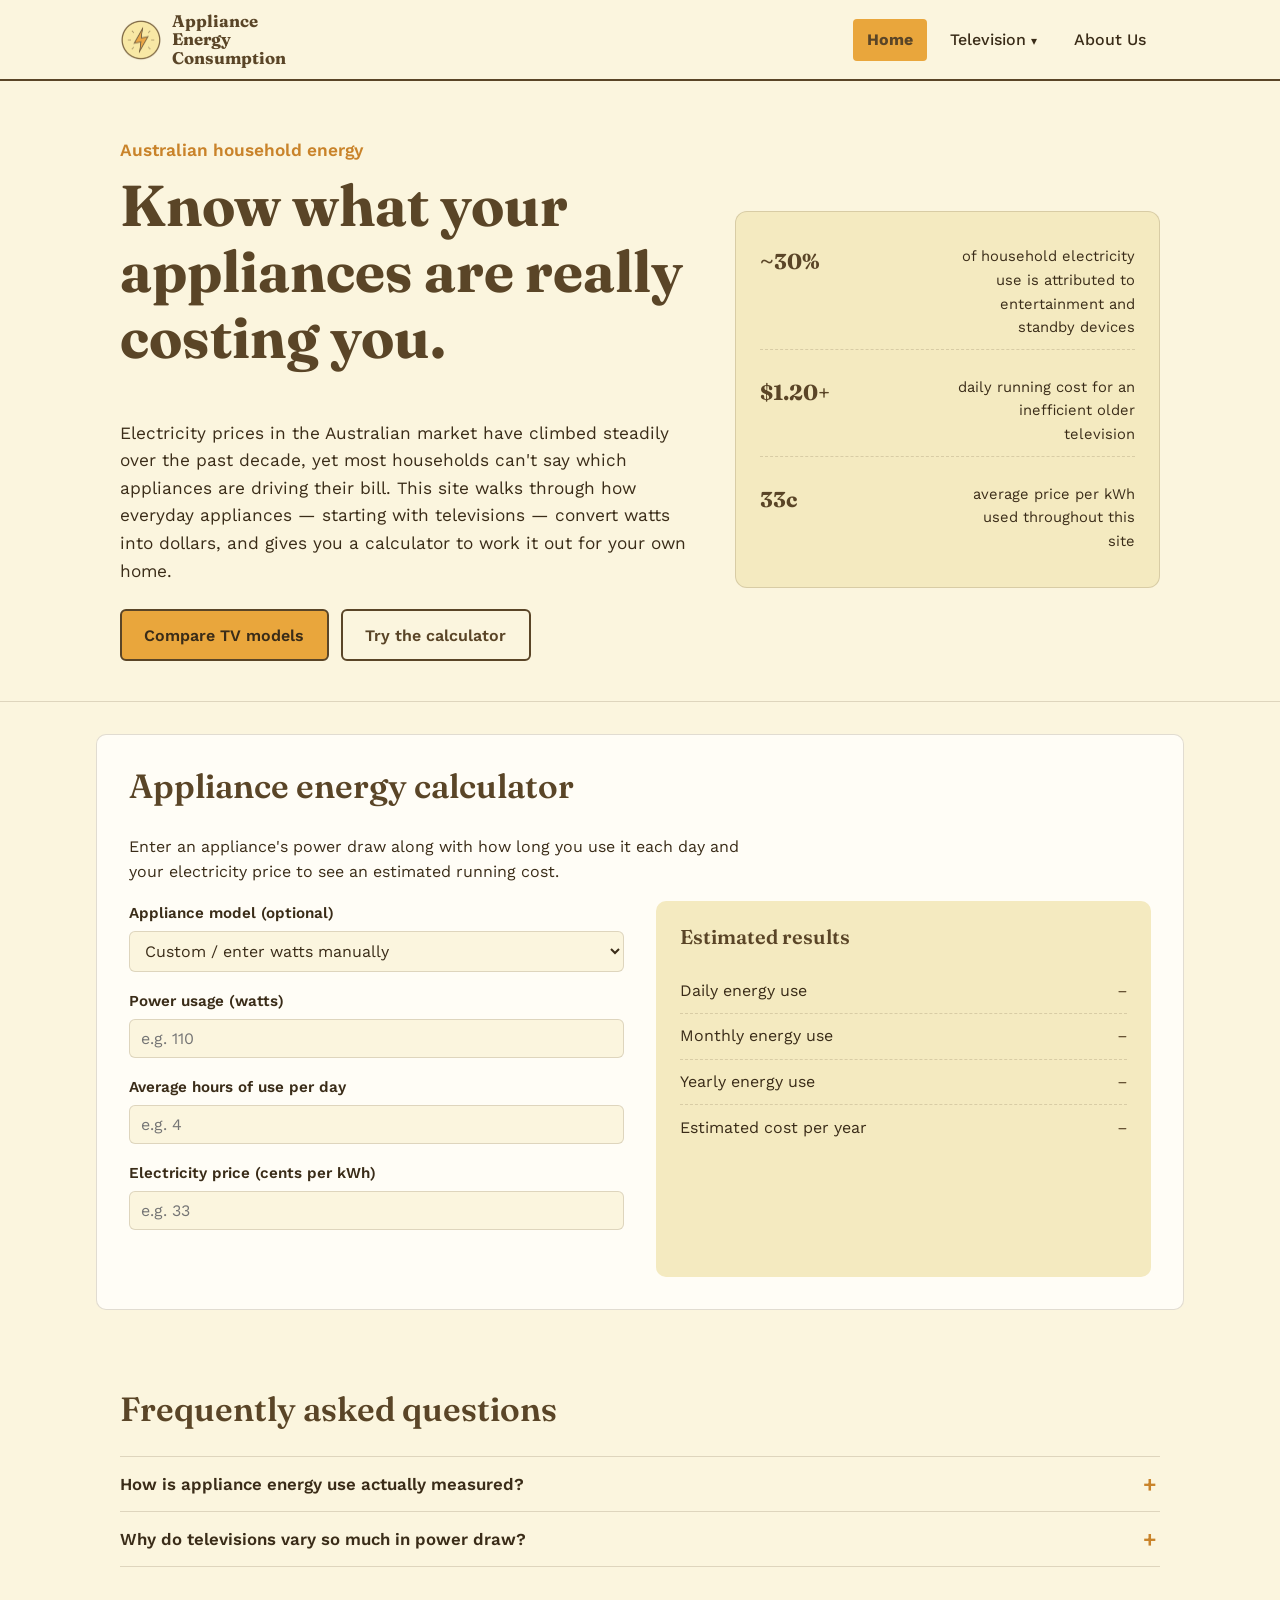
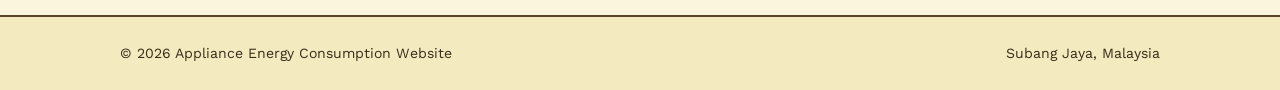
<file: Exercise 0.2/exercise_0_2/index.html>
<!DOCTYPE html>
<html lang="en-AU">
<head>
  <meta charset="UTF-8">
  <meta name="viewport" content="width=device-width, initial-scale=1.0">
  <title>Home — Appliance Energy Consumption Website</title>
  <meta name="description" content="Understand how much energy Australian household appliances use, and estimate running costs with an interactive calculator.">
  <link rel="stylesheet" href="assets/css/style.css">
</head>
<body>

  <header class="site-header">
    <div class="nav-wrap">
      <a class="brand" href="index.html">
        <img src="assets/img/PowerIcon.png" alt="Appliance Energy Consumption Website — home">
        <span class="brand-text">Appliance Energy Consumption</span>
      </a>
      <nav class="main-nav" aria-label="Primary">
        <ul>
          <li><a href="index.html" aria-current="page">Home</a></li>
          <li class="nav-item dropdown">
            <a href="televisions.html" class="dropdown-trigger">Television <span class="dropdown-arrow">&#9662;</span></a>
            <ul class="dropdown-menu">
              <li><a href="../dataexercise_4_1/index.html">SVG</a></li>
              <li><a href="../dataexercise_4_7/index.html">Scaling Chart</a></li>
              <li><a href="../dataexercise_5/index.html">D3 Charts Dashboard</a></li>
              <li><a href="../dataexercise_6/index.html">TV Energy Consumption</a></li>
            </ul>
          </li>
          <li><a href="about.html">About Us</a></li>
        </ul>
      </nav>
    </div>
  </header>

  <main>
    <section class="hero">
      <div class="wrap hero-grid">
        <div class="hero-copy">
          <p class="hero-eyebrow">Australian household energy</p>
          <h1>Know what your appliances are really costing you.</h1>
          <p>
            Electricity prices in the Australian market have climbed steadily over the
            past decade, yet most households can't say which appliances are driving
            their bill. This site walks through how everyday appliances — starting
            with televisions — convert watts into dollars, and gives you a calculator
            to work it out for your own home.
          </p>
          <div class="hero-actions">
            <a class="btn btn-primary" href="televisions.html">Compare TV models</a>
            <a class="btn btn-ghost" href="#calculator">Try the calculator</a>
          </div>
        </div>

        <div class="hero-figure">
          <div class="stat-row">
            <span class="stat-value">~30%</span>
            <span class="stat-label">of household electricity use is attributed to entertainment and standby devices</span>
          </div>
          <div class="stat-row">
            <span class="stat-value">$1.20+</span>
            <span class="stat-label">daily running cost for an inefficient older television</span>
          </div>
          <div class="stat-row">
            <span class="stat-value">33c</span>
            <span class="stat-label">average price per kWh used throughout this site</span>
          </div>
        </div>
      </div>
    </section>

    <section id="calculator" class="section section--tight">
      <div class="wrap section--panel">
        <h2>Appliance energy calculator</h2>
        <p>
          Enter an appliance's power draw along with how long you use it each day and your electricity price to see an estimated running cost.
        </p>

        <form id="calc-form" class="calc-grid" novalidate>
          <div>
            <div class="calc-field">
              <label for="calc-appliance">Appliance model (optional)</label>
              <select id="calc-appliance">
                <option value="custom">Custom / enter watts manually</option>
                <option value="led_tv_43">43" LED TV — 60W</option>
                <option value="led_tv_65">65" LED TV — 110W</option>
                <option value="oled_tv_55">55" OLED TV — 150W</option>
                <option value="fridge">Fridge/freezer — 150W</option>
                <option value="split_ac">Split-system air conditioner — 1200W</option>
                <option value="ceiling_fan">Ceiling fan — 70W</option>
                <option value="washing_machine">Washing machine — 500W</option>
                <option value="desktop_pc">Desktop PC — 200W</option>
              </select>
            </div>

            <div class="calc-field">
              <label for="calc-watts">Power usage (watts)</label>
              <input type="number" id="calc-watts" min="1" step="1" placeholder="e.g. 110">
            </div>

            <div class="calc-field">
              <label for="calc-hours">Average hours of use per day</label>
              <input type="number" id="calc-hours" min="0" max="24" step="0.5" placeholder="e.g. 4">
            </div>

            <div class="calc-field">
              <label for="calc-price">Electricity price (cents per kWh)</label>
              <input type="number" id="calc-price" min="1" step="0.1" placeholder="e.g. 33">
            </div>

            <p class="calc-error" id="calc-error" role="alert"></p>
          </div>

          <div class="calc-results" aria-live="polite">
            <h3>Estimated results</h3>
            <ul class="results-list">
              <li><span class="r-label">Daily energy use</span><span class="r-value" id="result-daily">–</span></li>
              <li><span class="r-label">Monthly energy use</span><span class="r-value" id="result-monthly">–</span></li>
              <li><span class="r-label">Yearly energy use</span><span class="r-value" id="result-yearly">–</span></li>
              <li><span class="r-label">Estimated cost per year</span><span class="r-value" id="result-cost">–</span></li>
            </ul>
          </div>
        </form>
      </div>
    </section>

    <section class="section">
      <div class="wrap">
        <h2>Frequently asked questions</h2>
        <div class="faq-list">
          <div class="faq-item">
            <button class="faq-question" id="faq-q1" aria-expanded="false" aria-controls="faq-a1">
              How is appliance energy use actually measured?
            </button>
            <div class="faq-answer" id="faq-a1" role="region" aria-labelledby="faq-q1">
              <p>Energy use is measured in watts (power draw) and converted into kilowatt-hours (kWh) over time.</p>
            </div>
          </div>
          <div class="faq-item">
            <button class="faq-question" id="faq-q2" aria-expanded="false" aria-controls="faq-a2">
              Why do televisions vary so much in power draw?
            </button>
            <div class="faq-answer" id="faq-a2" role="region" aria-labelledby="faq-q2">
              <p>Screen size, panel technology (LED vs OLED), and brightness change how much power a TV consumes.</p>
            </div>
          </div>
        </div>
      </div>
    </section>
  </main>

  <footer class="site-footer">
    <div class="footer-wrap">
      <span>&copy; <span data-current-year>2026</span> Appliance Energy Consumption Website</span>
      <span>Subang Jaya, Malaysia</span>
    </div>
  </footer>

  <script src="assets/js/script.js"></script>
</body>
</html>
</file>
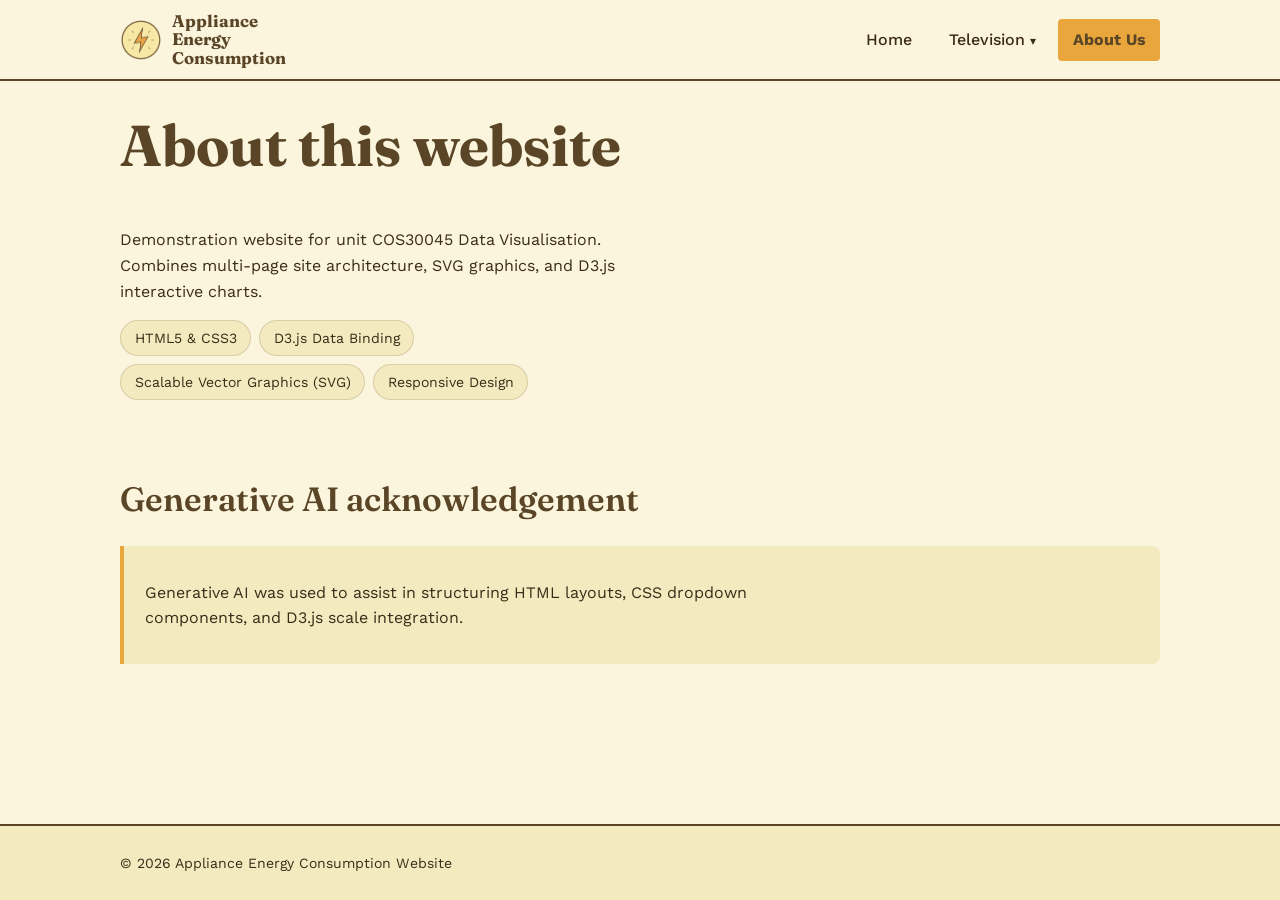
<file: Exercise 0.2/exercise_0_2/about.html>
<!DOCTYPE html>
<html lang="en-AU">
<head>
  <meta charset="UTF-8">
  <meta name="viewport" content="width=device-width, initial-scale=1.0">
  <title>About Us — Appliance Energy Consumption Website</title>
  <link rel="stylesheet" href="assets/css/style.css">
</head>
<body>

  <header class="site-header">
    <div class="nav-wrap">
      <a class="brand" href="index.html">
        <img src="assets/img/PowerIcon.png" alt="Appliance Energy Consumption Website — home">
        <span class="brand-text">Appliance Energy Consumption</span>
      </a>
      <nav class="main-nav" aria-label="Primary">
        <ul>
          <li><a href="index.html">Home</a></li>
          <li class="nav-item dropdown">
            <a href="televisions.html" class="dropdown-trigger">Television <span class="dropdown-arrow">&#9662;</span></a>
            <ul class="dropdown-menu">
              <li><a href="../dataexercise_4_1/index.html">SVG</a></li>
              <li><a href="../dataexercise_4_7/index.html">Scaling Chart</a></li>
              <li><a href="../dataexercise_5/index.html">D3 Charts Dashboard</a></li>
              <li><a href="../dataexercise_6/index.html">TV Energy Consumption</a></li>
            </ul>
          </li>
          <li><a href="about.html" aria-current="page">About Us</a></li>
        </ul>
      </nav>
    </div>
  </header>

  <main>
    <section class="section section--tight">
      <div class="wrap about-grid">
        <div>
          <h1>About this website</h1>
          <p>
            Demonstration website for unit COS30045 Data Visualisation.
            Combines multi-page site architecture, SVG graphics, and D3.js interactive charts.
          </p>
          <ul class="pill-list">
            <li>HTML5 &amp; CSS3</li>
            <li>D3.js Data Binding</li>
            <li>Scalable Vector Graphics (SVG)</li>
            <li>Responsive Design</li>
          </ul>
        </div>
      </div>
    </section>

    <section class="section">
      <div class="wrap">
        <h2>Generative AI acknowledgement</h2>
        <div class="genai-box">
          <p>Generative AI was used to assist in structuring HTML layouts, CSS dropdown components, and D3.js scale integration.</p>
        </div>
      </div>
    </section>
  </main>

  <footer class="site-footer">
    <div class="footer-wrap">
      <span>&copy; <span data-current-year>2026</span> Appliance Energy Consumption Website</span>
    </div>
  </footer>

  <script src="assets/js/script.js"></script>
</body>
</html>
</file>
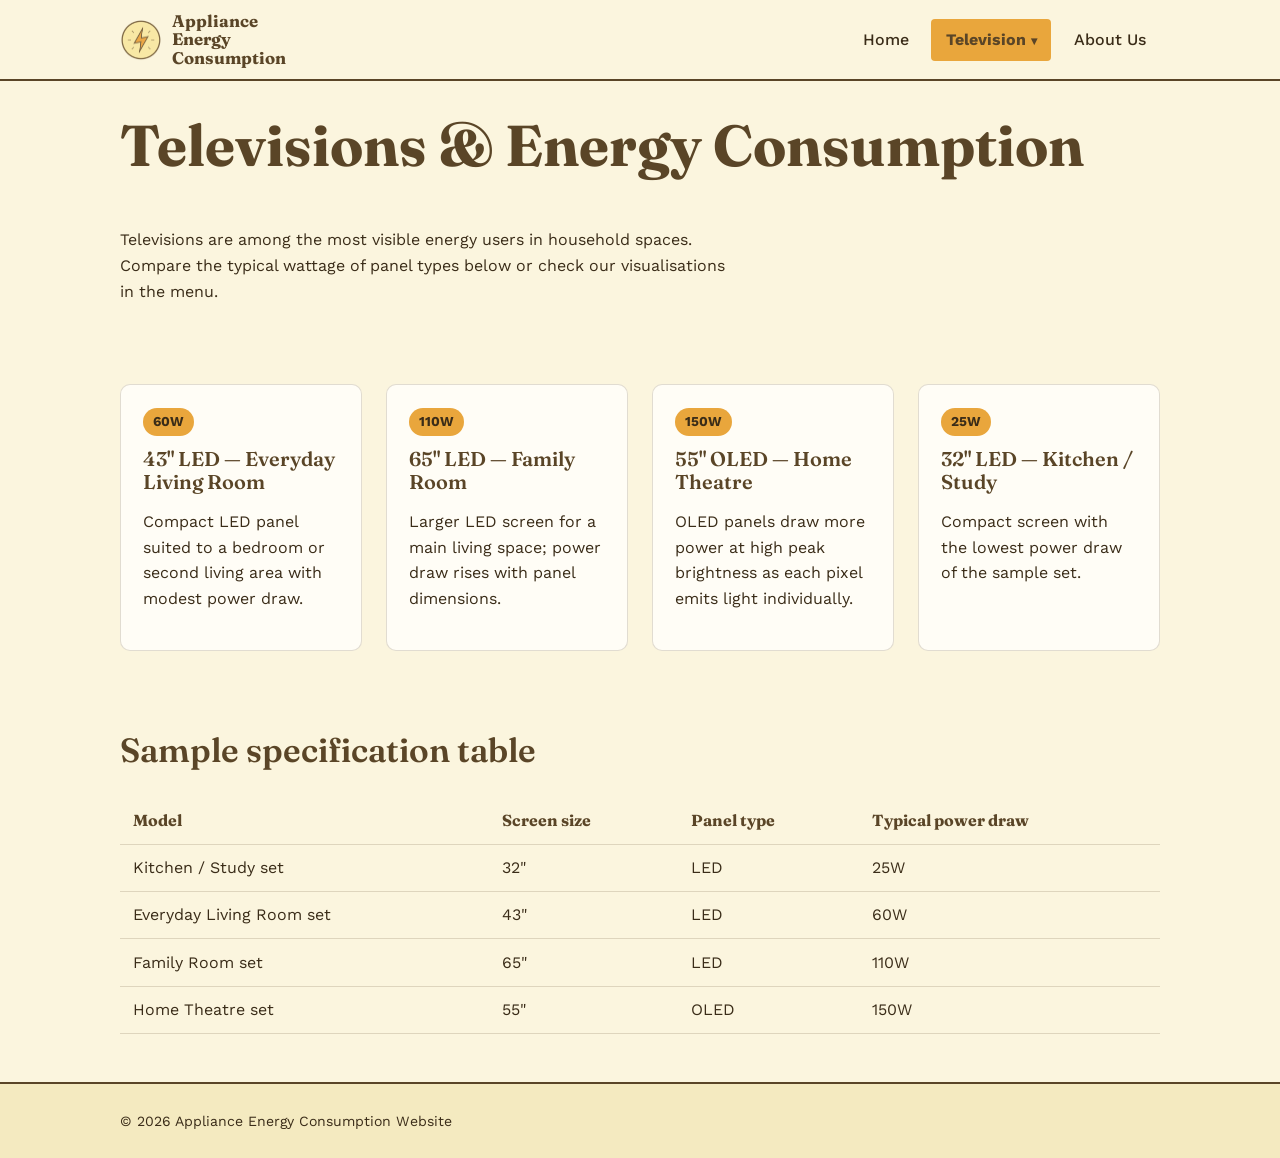
<file: Exercise 0.2/exercise_0_2/televisions.html>
<!DOCTYPE html>
<html lang="en-AU">
<head>
  <meta charset="UTF-8">
  <meta name="viewport" content="width=device-width, initial-scale=1.0">
  <title>TV Energy Consumption — Appliance Energy Consumption Website</title>
  <link rel="stylesheet" href="assets/css/style.css">
</head>
<body>

  <header class="site-header">
    <div class="nav-wrap">
      <a class="brand" href="index.html">
        <img src="assets/img/PowerIcon.png" alt="Appliance Energy Consumption Website — home">
        <span class="brand-text">Appliance Energy Consumption</span>
      </a>
      <nav class="main-nav" aria-label="Primary">
        <ul>
          <li><a href="index.html">Home</a></li>
          <li class="nav-item dropdown">
            <a href="televisions.html" class="dropdown-trigger" aria-current="page">Television <span class="dropdown-arrow">&#9662;</span></a>
            <ul class="dropdown-menu">
              <li><a href="../dataexercise_4_1/index.html">SVG</a></li>
              <li><a href="../dataexercise_4_7/index.html">Scaling Chart</a></li>
              <li><a href="../dataexercise_5/index.html">D3 Charts Dashboard</a></li>
              <li><a href="../dataexercise_6/index.html">TV Energy Consumption</a></li>
            </ul>
          </li>
          <li><a href="about.html">About Us</a></li>
        </ul>
      </nav>
    </div>
  </header>

  <main>
    <section class="section section--tight">
      <div class="wrap">
        <h1>Televisions &amp; Energy Consumption</h1>
        <p>
          Televisions are among the most visible energy users in household spaces.
          Compare the typical wattage of panel types below or check our visualisations in the menu.
        </p>
      </div>
    </section>

    <section class="section section--tight">
      <div class="wrap">
        <div class="tv-grid">
          <article class="tv-card">
            <span class="tv-watt">60W</span>
            <h3>43" LED — Everyday Living Room</h3>
            <p>Compact LED panel suited to a bedroom or second living area with modest power draw.</p>
          </article>
          <article class="tv-card">
            <span class="tv-watt">110W</span>
            <h3>65" LED — Family Room</h3>
            <p>Larger LED screen for a main living space; power draw rises with panel dimensions.</p>
          </article>
          <article class="tv-card">
            <span class="tv-watt">150W</span>
            <h3>55" OLED — Home Theatre</h3>
            <p>OLED panels draw more power at high peak brightness as each pixel emits light individually.</p>
          </article>
          <article class="tv-card">
            <span class="tv-watt">25W</span>
            <h3>32" LED — Kitchen / Study</h3>
            <p>Compact screen with the lowest power draw of the sample set.</p>
          </article>
        </div>
      </div>
    </section>

    <section class="section">
      <div class="wrap">
        <h2>Sample specification table</h2>
        <table class="data-table">
          <thead>
            <tr>
              <th scope="col">Model</th>
              <th scope="col">Screen size</th>
              <th scope="col">Panel type</th>
              <th scope="col">Typical power draw</th>
            </tr>
          </thead>
          <tbody>
            <tr><td>Kitchen / Study set</td><td>32"</td><td>LED</td><td>25W</td></tr>
            <tr><td>Everyday Living Room set</td><td>43"</td><td>LED</td><td>60W</td></tr>
            <tr><td>Family Room set</td><td>65"</td><td>LED</td><td>110W</td></tr>
            <tr><td>Home Theatre set</td><td>55"</td><td>OLED</td><td>150W</td></tr>
          </tbody>
        </table>
      </div>
    </section>
  </main>

  <footer class="site-footer">
    <div class="footer-wrap">
      <span>&copy; <span data-current-year>2026</span> Appliance Energy Consumption Website</span>
    </div>
  </footer>

  <script src="assets/js/script.js"></script>
</body>
</html>
</file>
<file: Exercise 0.2/exercise_0_2/assets/css/style.css>
/* ==========================================================================
   Appliance Energy Consumption Website
   Shared stylesheet — colours are drawn from the provided power logo.
   ========================================================================== */

@import url('https://fonts.googleapis.com/css2?family=Fraunces:opsz,wght@9..144,500;9..144,600;9..144,700;9..144,900&family=Work+Sans:wght@400;500;600;700&display=swap');

:root {
  /* Palette — pulled straight from PowerIcon.png */
  --cream:        #FBF5DE;   /* logo circle fill, page background */
  --cream-deep:   #F4EAC0;   /* slightly deeper panel tint */
  --gold:         #E9A63C;   /* logo bolt, primary accent */
  --gold-dark:    #C9832A;   /* hover / pressed accent */
  --brown:        #5A4527;   /* logo outline, headings */
  --brown-deep:   #3A2C18;   /* body copy, high-contrast text */
  --white:        #FFFDF6;
  --line:         rgba(90, 69, 39, 0.18);
  --error:        #A6412A;

  --font-display: 'Fraunces', Georgia, serif;
  --font-body: 'Work Sans', -apple-system, BlinkMacSystemFont, sans-serif;

  --max-width: 68rem;
}

*, *::before, *::after { box-sizing: border-box; }

html {
  scroll-behavior: smooth;
}

@media (prefers-reduced-motion: reduce) {
  html { scroll-behavior: auto; }
  *, *::before, *::after {
    animation-duration: 0.01ms !important;
    animation-iteration-count: 1 !important;
    transition-duration: 0.01ms !important;
  }
}

body {
  margin: 0;
  min-height: 100vh;
  display: flex;
  flex-direction: column;
  font-family: var(--font-body);
  color: var(--brown-deep);
  background: var(--cream);
  line-height: 1.6;
}

main { flex: 1; }

h1, h2, h3, h4 {
  font-family: var(--font-display);
  color: var(--brown);
  margin-top: 0;
  line-height: 1.15;
  font-weight: 600;
}

h1 { font-size: clamp(2.2rem, 4vw + 1rem, 3.6rem); font-weight: 700; }
h2 { font-size: clamp(1.5rem, 2vw + 1rem, 2.1rem); }
h3 { font-size: 1.25rem; }

p { max-width: 62ch; }

a {
  color: var(--gold-dark);
  text-decoration-thickness: 1.5px;
  text-underline-offset: 3px;
}

a:hover { color: var(--brown); }

img { max-width: 100%; display: block; }

.visually-hidden {
  position: absolute;
  width: 1px; height: 1px;
  overflow: hidden;
  clip: rect(0 0 0 0);
  white-space: nowrap;
}

:focus-visible {
  outline: 3px solid var(--gold-dark);
  outline-offset: 2px;
}

/* ---------------------------------------------------------------- */
/* Top navigation & Dropdown                                        */
/* ---------------------------------------------------------------- */

.site-header {
  position: sticky;
  top: 0;
  z-index: 50;
  background: var(--cream);
  border-bottom: 2px solid var(--brown);
}

.nav-wrap {
  max-width: var(--max-width);
  margin: 0 auto;
  padding: 0.75rem 1.5rem;
  display: flex;
  align-items: center;
  justify-content: space-between;
  gap: 1rem;
}

.brand {
  display: flex;
  align-items: center;
  gap: 0.65rem;
  text-decoration: none;
  color: var(--brown);
  flex-shrink: 0;
}

.brand:hover { color: var(--gold-dark); }

.brand img {
  width: 42px;
  height: 42px;
}

.brand-text {
  font-family: var(--font-display);
  font-weight: 700;
  font-size: 1.05rem;
  line-height: 1.1;
  max-width: 11ch;
}

.main-nav ul {
  list-style: none;
  display: flex;
  align-items: center;
  gap: 0.5rem;
  margin: 0;
  padding: 0;
}

.main-nav a {
  display: inline-block;
  padding: 0.5rem 0.9rem;
  color: var(--brown-deep);
  text-decoration: none;
  font-weight: 500;
  border-radius: 4px;
  position: relative;
  transition: background-color 0.15s ease, color 0.15s ease;
}

.main-nav a::after {
  content: "";
  position: absolute;
  left: 0.9rem;
  right: 0.9rem;
  bottom: 0.28rem;
  height: 2px;
  background: var(--gold-dark);
  transform: scaleX(0);
  transform-origin: left;
  transition: transform 0.18s ease;
}

.main-nav a:hover {
  color: var(--brown);
  background: var(--cream-deep);
}

.main-nav a:hover::after { transform: scaleX(1); }

.main-nav a[aria-current="page"] {
  color: var(--brown);
  font-weight: 700;
  background: var(--gold);
}

.main-nav a[aria-current="page"]::after { display: none; }

/* Dropdown Menu CSS */
.nav-item.dropdown {
  position: relative;
}

.dropdown-trigger {
  cursor: pointer;
  display: inline-flex;
  align-items: center;
  gap: 0.35rem;
}

.dropdown-arrow {
  font-size: 0.75rem;
  transition: transform 0.2s ease;
}

.dropdown-menu {
  position: absolute;
  top: 100%;
  left: 0;
  min-width: 230px;
  background: var(--cream);
  border: 1px solid var(--brown);
  border-radius: 6px;
  box-shadow: 0 4px 14px rgba(90, 69, 39, 0.15);
  padding: 0.4rem 0;
  list-style: none;
  display: flex;
  flex-direction: column;
  opacity: 0;
  visibility: hidden;
  transform: translateY(8px);
  transition: all 0.2s ease;
  z-index: 100;
}

.dropdown:hover .dropdown-menu,
.dropdown:focus-within .dropdown-menu {
  opacity: 1;
  visibility: visible;
  transform: translateY(0);
}

.dropdown:hover .dropdown-arrow {
  transform: rotate(180deg);
}

.dropdown-menu li {
  width: 100%;
}

.dropdown-menu a {
  display: block;
  width: 100%;
  padding: 0.6rem 1.2rem;
  color: var(--brown-deep);
  border-radius: 0;
}

.dropdown-menu a:hover {
  background: var(--cream-deep);
  color: var(--gold-dark);
}

.dropdown-menu a::after {
  display: none;
}

/* ---------------------------------------------------------------- */
/* Layout helpers                                                   */
/* ---------------------------------------------------------------- */

.wrap {
  max-width: var(--max-width);
  margin: 0 auto;
  padding: 0 1.5rem;
}

.section {
  padding: 3rem 0;
}

.section--tight { padding: 2rem 0; }

.section--panel {
  background: var(--white);
  border: 1px solid var(--line);
  border-radius: 10px;
  padding: 2rem;
}

/* ---------------------------------------------------------------- */
/* Hero (home page)                                                 */
/* ---------------------------------------------------------------- */

.hero {
  padding: 3.5rem 0 2.5rem;
  border-bottom: 1px solid var(--line);
}

.hero-grid {
  display: grid;
  grid-template-columns: 1.15fr 0.85fr;
  gap: 2.5rem;
  align-items: center;
}

.hero-eyebrow {
  color: var(--gold-dark);
  font-weight: 600;
  margin: 0 0 0.5rem;
}

.hero-copy p {
  font-size: 1.08rem;
}

.hero-actions {
  display: flex;
  gap: 0.75rem;
  margin-top: 1.5rem;
  flex-wrap: wrap;
}

.btn {
  display: inline-block;
  padding: 0.7rem 1.4rem;
  border-radius: 6px;
  font-weight: 600;
  text-decoration: none;
  border: 2px solid var(--brown);
  transition: transform 0.12s ease, background-color 0.15s ease, color 0.15s ease;
}

.btn:hover { transform: translateY(-1px); }

.btn-primary {
  background: var(--gold);
  color: var(--brown-deep);
}

.btn-primary:hover {
  background: var(--gold-dark);
  color: var(--white);
}

.btn-ghost {
  background: transparent;
  color: var(--brown);
}

.btn-ghost:hover {
  background: var(--brown);
  color: var(--white);
}

.hero-figure {
  background: var(--cream-deep);
  border: 1px solid var(--line);
  border-radius: 12px;
  padding: 1.5rem;
  display: grid;
  gap: 1rem;
}

.stat-row {
  display: flex;
  justify-content: space-between;
  gap: 1rem;
  padding: 0.6rem 0;
  border-bottom: 1px dashed var(--line);
}

.stat-row:last-child { border-bottom: none; }

.stat-value {
  font-family: var(--font-display);
  font-weight: 700;
  color: var(--brown);
  font-size: 1.35rem;
}

.stat-label {
  color: var(--brown-deep);
  font-size: 0.92rem;
  max-width: 20ch;
  text-align: right;
}

/* ---------------------------------------------------------------- */
/* FAQ accordion                                                    */
/* ---------------------------------------------------------------- */

.faq-list {
  border-top: 1px solid var(--line);
}

.faq-item {
  border-bottom: 1px solid var(--line);
}

.faq-question {
  width: 100%;
  text-align: left;
  background: none;
  border: none;
  font-family: var(--font-body);
  font-size: 1.05rem;
  font-weight: 600;
  color: var(--brown-deep);
  padding: 1.05rem 2rem 1.05rem 0;
  cursor: pointer;
  position: relative;
}

.faq-question:hover { color: var(--gold-dark); }

.faq-question::after {
  content: "+";
  position: absolute;
  right: 0.2rem;
  top: 50%;
  transform: translateY(-50%);
  font-size: 1.4rem;
  color: var(--gold-dark);
  transition: transform 0.2s ease;
}

.faq-question[aria-expanded="true"]::after {
  content: "\2212";
}

.faq-answer {
  max-height: 0;
  overflow: hidden;
  transition: max-height 0.25s ease;
}

.faq-answer p {
  margin: 0 0 1.1rem;
  color: var(--brown-deep);
  max-width: 60ch;
}

/* ---------------------------------------------------------------- */
/* Energy calculator                                                */
/* ---------------------------------------------------------------- */

.calc-grid {
  display: grid;
  grid-template-columns: 1fr 1fr;
  gap: 2rem;
}

.calc-field {
  margin-bottom: 1.1rem;
}

.calc-field label {
  display: block;
  font-weight: 600;
  margin-bottom: 0.35rem;
  font-size: 0.95rem;
}

.calc-field input,
.calc-field select {
  width: 100%;
  padding: 0.55rem 0.7rem;
  border: 1px solid var(--line);
  border-radius: 6px;
  background: var(--cream);
  font-family: var(--font-body);
  font-size: 1rem;
  color: var(--brown-deep);
}

.calc-field input:focus,
.calc-field select:focus {
  border-color: var(--gold-dark);
}

.calc-hint {
  font-size: 0.85rem;
  color: var(--brown);
  opacity: 0.75;
  margin-top: 0.3rem;
}

.calc-error {
  color: var(--error);
  font-size: 0.88rem;
  margin-top: 0.3rem;
  min-height: 1.1em;
}

.calc-results {
  background: var(--cream-deep);
  border-radius: 10px;
  padding: 1.5rem;
}

.results-list {
  list-style: none;
  margin: 1rem 0 0;
  padding: 0;
}

.results-list li {
  display: flex;
  justify-content: space-between;
  gap: 1rem;
  padding: 0.6rem 0;
  border-bottom: 1px dashed var(--line);
}

.results-list li:last-child { border-bottom: none; }

.results-list .r-label { color: var(--brown-deep); }

.results-list .r-value {
  font-family: var(--font-display);
  font-weight: 700;
  color: var(--brown);
}

.calc-note {
  margin-top: 1.2rem;
  font-size: 0.85rem;
  color: var(--brown);
  opacity: 0.8;
}

/* ---------------------------------------------------------------- */
/* Televisions page                                                 */
/* ---------------------------------------------------------------- */

.tv-grid {
  display: grid;
  grid-template-columns: repeat(auto-fit, minmax(15rem, 1fr));
  gap: 1.5rem;
}

.tv-card {
  background: var(--white);
  border: 1px solid var(--line);
  border-radius: 10px;
  padding: 1.4rem;
}

.tv-card h3 { margin-bottom: 0.3rem; }

.tv-watt {
  display: inline-block;
  background: var(--gold);
  color: var(--brown-deep);
  font-weight: 700;
  font-size: 0.85rem;
  padding: 0.2rem 0.6rem;
  border-radius: 999px;
  margin-bottom: 0.7rem;
}

table.data-table {
  width: 100%;
  border-collapse: collapse;
  margin-top: 1rem;
}

.data-table th, .data-table td {
  text-align: left;
  padding: 0.65rem 0.8rem;
  border-bottom: 1px solid var(--line);
}

.data-table th {
  font-family: var(--font-display);
  color: var(--brown);
}

/* ---------------------------------------------------------------- */
/* About page                                                       */
/* ---------------------------------------------------------------- */

.about-grid {
  display: grid;
  grid-template-columns: 1fr 1fr;
  gap: 2rem;
}

.pill-list {
  list-style: none;
  padding: 0;
  margin: 1rem 0 0;
  display: flex;
  flex-wrap: wrap;
  gap: 0.5rem;
}

.pill-list li {
  background: var(--cream-deep);
  border: 1px solid var(--line);
  border-radius: 999px;
  padding: 0.35rem 0.85rem;
  font-size: 0.88rem;
}

.genai-box {
  border-left: 4px solid var(--gold);
  background: var(--cream-deep);
  padding: 1.1rem 1.3rem;
  border-radius: 0 8px 8px 0;
}

/* ---------------------------------------------------------------- */
/* Footer                                                           */
/* ---------------------------------------------------------------- */

.site-footer {
  border-top: 2px solid var(--brown);
  background: var(--cream-deep);
  padding: 1.6rem 0;
}

.footer-wrap {
  max-width: var(--max-width);
  margin: 0 auto;
  padding: 0 1.5rem;
  display: flex;
  flex-wrap: wrap;
  justify-content: space-between;
  gap: 0.5rem;
  font-size: 0.88rem;
  color: var(--brown-deep);
}

/* ---------------------------------------------------------------- */
/* Responsive                                                       */
/* ---------------------------------------------------------------- */

@media (max-width: 760px) {
  .hero-grid,
  .calc-grid,
  .about-grid {
    grid-template-columns: 1fr;
  }

  .stat-label { text-align: left; }
  .stat-row { flex-direction: column; gap: 0.15rem; }

  .nav-wrap { flex-wrap: wrap; }

  .main-nav ul {
    width: 100%;
    justify-content: flex-start;
    flex-wrap: wrap;
  }

  .dropdown-menu {
    position: static;
    box-shadow: none;
    border: none;
    background: transparent;
    padding-left: 1rem;
    display: none;
    opacity: 1;
    visibility: visible;
    transform: none;
  }

  .dropdown:hover .dropdown-menu,
  .dropdown:focus-within .dropdown-menu {
    display: flex;
  }
}
</file>
